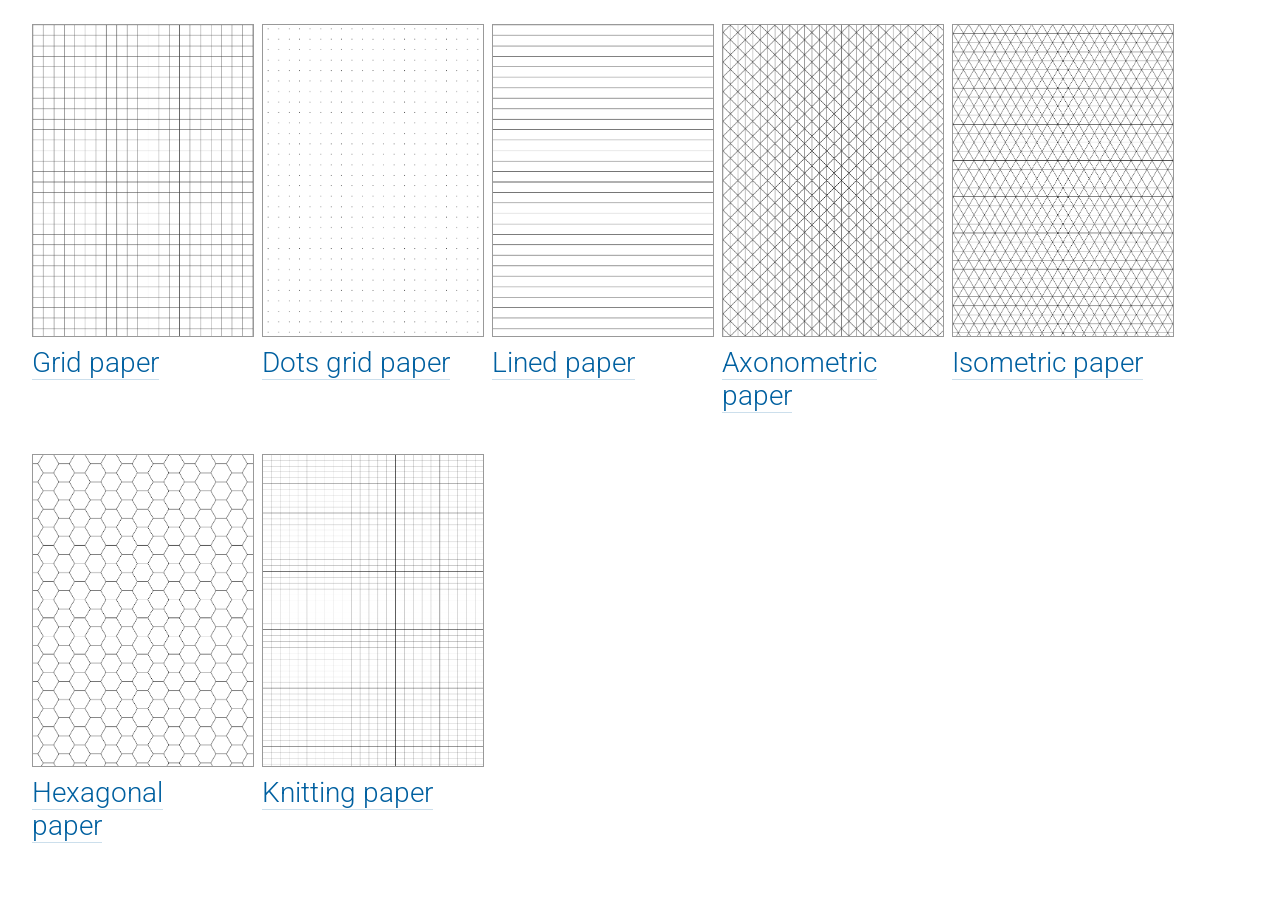
<file: index.html>
<!DOCTYPE html>
<html lang="En">
<head>
<meta charset="UTF-8">
<meta name="viewport" content="width=device-width, initial-scale=1.0">
<title>Useful PDF graph paper generator | graph4.me</title>
<link rel="stylesheet" type="text/css" href="/css/style.css">
<link href='https://fonts.googleapis.com/css?family=Roboto:300,400,500' rel='stylesheet' type='text/css'>
<meta name="description" content="Free online generator of blank printable graph paper A4 and Letter formats PDFs without labels and links: squared, dotted, lined, axonometric, isometric, hexagonal, millimeter, knitting.">
<meta name="msvalidate.01" content="FE4D413B3AB7DDF52B6E8BDF8EB95A81">
<meta name="p:domain_verify" content="b2574cb377a9726d5f98ace4961d4f7e">
<link rel="apple-touch-icon" sizes="57x57" href="favicon/grid/apple-touch-icon-57x57.png">
	<link rel="apple-touch-icon" sizes="60x60" href="favicon/grid/apple-touch-icon-60x60.png">
	<link rel="apple-touch-icon" sizes="72x72" href="favicon/grid/apple-touch-icon-72x72.png">
	<link rel="apple-touch-icon" sizes="76x76" href="favicon/grid/apple-touch-icon-76x76.png">
	<link rel="apple-touch-icon" sizes="114x114" href="favicon/grid/apple-touch-icon-114x114.png">
	<link rel="apple-touch-icon" sizes="120x120" href="favicon/grid/apple-touch-icon-120x120.png">
	<link rel="apple-touch-icon" sizes="144x144" href="favicon/grid/apple-touch-icon-144x144.png">
	<link rel="apple-touch-icon" sizes="152x152" href="favicon/grid/apple-touch-icon-152x152.png">
	<link rel="apple-touch-icon" sizes="180x180" href="favicon/grid/apple-touch-icon-180x180.png">
	<link rel="icon" type="image/png" href="favicon/grid/favicon-32x32.png" sizes="32x32">
	<link rel="icon" type="image/png" href="favicon/grid/favicon-194x194.png" sizes="194x194">
	<link rel="icon" type="image/png" href="favicon/grid/favicon-96x96.png" sizes="96x96">
	<link rel="icon" type="image/png" href="favicon/grid/android-chrome-192x192.png" sizes="192x192">
	<link rel="icon" type="image/png" href="favicon/grid/favicon-16x16.png" sizes="16x16">
	<link rel="manifest" href="favicon/grid/manifest.json">
	<link rel="mask-icon" href="favicon/grid/safari-pinned-tab.svg" color="#5bbad5">
	<meta name="apple-mobile-web-app-title" content="Graph paper generator">
	<meta name="application-name" content="Graph paper generator">
	<meta name="msapplication-TileColor" content="#da532c">
	<meta name="msapplication-TileImage" content="favicon/grid/mstile-144x144.png">
	<meta name="theme-color" content="#ffffff">

</head>
<body>
	<div class="container">
		<div class="section">
			<div class="row">
										<div class="icon-graph">
					<a href="grid">
						<img src="/images/icon/grid-icon.png" alt="Grid Graph Paper" class="graphicon">
					</a>
					<h2><a href="grid">Grid paper</a></h2>
				</div>
				<div class="icon-graph">
					<a href="dots">
						<img src="images/icon/dots-icon.png" alt="Dots grid Paper" class="graphicon">
					</a>
					<h2><a href="dots">Dots grid paper</a></h2>
				</div>
				<div class="icon-graph">
					<a href="lined.html">
						<img src="images/icon/lined-icon.png" alt="Lined Graph Paper" class="graphicon">
					</a>
					<h2><a href="lined.html">Lined paper</a></h2>
				</div>
				<div class="icon-graph">
					<a href="axonometric.html">
						<img src="images/icon/axonometric-icon.png" alt="Axonometric Graph Paper" class="graphicon">
					</a>
					<h2><a href="axonometric.html">Axonometric paper</a></h2>
				</div>
				<div class="icon-graph">
					<a href="isometric.html">
						<img src="images/icon/isometric-icon.png" alt="Isometric Graph Paper" class="graphicon">
					</a>
					<h2><a href="isometric.html">Isometric paper</a></h2>
				</div>
				<!--<div class="icon-graph">
					<a href="isometricdots.html">
						<img src="images/icon/dots-icon.png" alt="Dots grid Paper" class="graphicon">
					</a>
					<h2><a href="isometricdots.html">Isometric dotted paper</a></h2>
				</div>-->
				<div class="icon-graph">
					<a href="hexagonal.html">
						<img src="images/icon/hexagonal-icon.png" alt="Hexagonal Graph Paper" class="graphicon">
					</a>
					<h2><a href="hexagonal.html">Hexagonal paper</a></h2>
				</div>
				<div class="icon-graph">
					<a href="knitting.html">
						<img src="images/icon/knitting-icon.png" alt="Knitting graph paper" class="graphicon">
					</a>
					<h2><a href="knitting.html">Knitting paper</a></h2>
				</div>
			</div>
		</div>
	</div>
<script>
  (function(i,s,o,g,r,a,m){i['GoogleAnalyticsObject']=r;i[r]=i[r]||function(){
  (i[r].q=i[r].q||[]).push(arguments)},i[r].l=1*new Date();a=s.createElement(o),
  m=s.getElementsByTagName(o)[0];a.async=1;a.src=g;m.parentNode.insertBefore(a,m)
  })(window,document,'script','//www.google-analytics.com/analytics.js','ga');

  ga('create', 'UA-71348600-1', 'auto');
  ga('send', 'pageview');

</script>

</body>
</html>
</file>
<file: css/style.css>
/*! normalize.css v3.0.2 | MIT License | git.io/normalize */
/**
 * 1. Set default font family to sans-serif.
 * 2. Prevent iOS text size adjust after orientation change, without disabling
 *    user zoom.
 */
html {
  font-family: sans-serif;
  /* 1 */
  -ms-text-size-adjust: 100%;
  /* 2 */
  -webkit-text-size-adjust: 100%;
  /* 2 */ }

/**
 * Remove default margin.
 */
body {
  margin: 0; }

/* HTML5 display definitions
   ========================================================================== */
/**
 * Correct `block` display not defined for any HTML5 element in IE 8/9.
 * Correct `block` display not defined for `details` or `summary` in IE 10/11
 * and Firefox.
 * Correct `block` display not defined for `main` in IE 11.
 */
article,
aside,
details,
figcaption,
figure,
footer,
header,
hgroup,
main,
menu,
nav,
section,
summary {
  display: block; }

/**
 * 1. Correct `inline-block` display not defined in IE 8/9.
 * 2. Normalize vertical alignment of `progress` in Chrome, Firefox, and Opera.
 */
audio,
canvas,
progress,
video {
  display: inline-block;
  /* 1 */
  vertical-align: baseline;
  /* 2 */ }

/**
 * Prevent modern browsers from displaying `audio` without controls.
 * Remove excess height in iOS 5 devices.
 */
audio:not([controls]) {
  display: none;
  height: 0; }

/**
 * Address `[hidden]` styling not present in IE 8/9/10.
 * Hide the `template` element in IE 8/9/11, Safari, and Firefox < 22.
 */
[hidden],
template {
  display: none; }

/* Links
   ========================================================================== */
/**
 * Remove the gray background color from active links in IE 10.
 */
a {
  background-color: transparent; }

/**
 * Improve readability when focused and also mouse hovered in all browsers.
 */
a:active,
a:hover {
  outline: 0; }

/* Text-level semantics
   ========================================================================== */
/**
 * Address styling not present in IE 8/9/10/11, Safari, and Chrome.
 */
abbr[title] {
  border-bottom: 1px dotted; }

/**
 * Address style set to `bolder` in Firefox 4+, Safari, and Chrome.
 */
b,
strong {
  font-weight: bold; }

/**
 * Address styling not present in Safari and Chrome.
 */
dfn {
  font-style: italic; }

/**
 * Address variable `h1` font-size and margin within `section` and `article`
 * contexts in Firefox 4+, Safari, and Chrome.
 */
h1 {
  font-size: 2em;
  margin: 0.67em 0; }

/**
 * Address styling not present in IE 8/9.
 */
mark {
  background: #ff0;
  color: #000; }

/**
 * Address inconsistent and variable font size in all browsers.
 */
small {
  font-size: 80%; }

/**
 * Prevent `sub` and `sup` affecting `line-height` in all browsers.
 */
sub,
sup {
  font-size: 75%;
  line-height: 0;
  position: relative;
  vertical-align: baseline; }

sup {
  top: -0.5em; }

sub {
  bottom: -0.25em; }

/* Embedded content
   ========================================================================== */
/**
 * Remove border when inside `a` element in IE 8/9/10.
 */
img {
  border: 0; }

/**
 * Correct overflow not hidden in IE 9/10/11.
 */
svg:not(:root) {
  overflow: hidden; }

/* Grouping content
   ========================================================================== */
/**
 * Address margin not present in IE 8/9 and Safari.
 */
figure {
  margin: 1em 40px; }

/**
 * Address differences between Firefox and other browsers.
 */
hr {
  -moz-box-sizing: content-box;
  box-sizing: content-box;
  height: 0; }

/**
 * Contain overflow in all browsers.
 */
pre {
  overflow: auto; }

/**
 * Address odd `em`-unit font size rendering in all browsers.
 */
code,
kbd,
pre,
samp {
  font-family: monospace, monospace;
  font-size: 1em; }

/* Forms
   ========================================================================== */
/**
 * Known limitation: by default, Chrome and Safari on OS X allow very limited
 * styling of `select`, unless a `border` property is set.
 */
/**
 * 1. Correct color not being inherited.
 *    Known issue: affects color of disabled elements.
 * 2. Correct font properties not being inherited.
 * 3. Address margins set differently in Firefox 4+, Safari, and Chrome.
 */
button,
input,
optgroup,
select,
textarea {
  color: inherit;
  /* 1 */
  font: inherit;
  /* 2 */
  margin: 0;
  /* 3 */ }

/**
 * Address `overflow` set to `hidden` in IE 8/9/10/11.
 */
button {
  overflow: visible; }

/**
 * Address inconsistent `text-transform` inheritance for `button` and `select`.
 * All other form control elements do not inherit `text-transform` values.
 * Correct `button` style inheritance in Firefox, IE 8/9/10/11, and Opera.
 * Correct `select` style inheritance in Firefox.
 */
button,
select {
  text-transform: none; }

/**
 * 1. Avoid the WebKit bug in Android 4.0.* where (2) destroys native `audio`
 *    and `video` controls.
 * 2. Correct inability to style clickable `input` types in iOS.
 * 3. Improve usability and consistency of cursor style between image-type
 *    `input` and others.
 */
/* 1 */
html input[type="button"],
button,
input[type="reset"],
input[type="submit"] {
  -webkit-appearance: button;
  /* 2 */
  cursor: pointer;
  /* 3 */ }

/**
 * Re-set default cursor for disabled elements.
 */
button[disabled],
html input[disabled] {
  cursor: default; }

/**
 * Remove inner padding and border in Firefox 4+.
 */
button::-moz-focus-inner,
input::-moz-focus-inner {
  border: 0;
  padding: 0; }

/**
 * Address Firefox 4+ setting `line-height` on `input` using `!important` in
 * the UA stylesheet.
 */
input {
  line-height: normal; }

/**
 * It's recommended that you don't attempt to style these elements.
 * Firefox's implementation doesn't respect box-sizing, padding, or width.
 *
 * 1. Address box sizing set to `content-box` in IE 8/9/10.
 * 2. Remove excess padding in IE 8/9/10.
 */
input[type="checkbox"],
input[type="radio"] {
  box-sizing: border-box;
  /* 1 */
  padding: 0;
  /* 2 */ }

/**
 * Fix the cursor style for Chrome's increment/decrement buttons. For certain
 * `font-size` values of the `input`, it causes the cursor style of the
 * decrement button to change from `default` to `text`.
 */
input[type="number"]::-webkit-inner-spin-button,
input[type="number"]::-webkit-outer-spin-button {
  height: auto; }

/**
 * 1. Address `appearance` set to `searchfield` in Safari and Chrome.
 * 2. Address `box-sizing` set to `border-box` in Safari and Chrome
 *    (include `-moz` to future-proof).
 */
input[type="search"] {
  -webkit-appearance: textfield;
  /* 1 */
  -moz-box-sizing: content-box;
  -webkit-box-sizing: content-box;
  /* 2 */
  box-sizing: content-box; }

/**
 * Remove inner padding and search cancel button in Safari and Chrome on OS X.
 * Safari (but not Chrome) clips the cancel button when the search input has
 * padding (and `textfield` appearance).
 */
input[type="search"]::-webkit-search-cancel-button,
input[type="search"]::-webkit-search-decoration {
  -webkit-appearance: none; }

/**
 * Define consistent border, margin, and padding.
 */
fieldset {
  border: 1px solid #c0c0c0;
  margin: 0 2px;
  padding: 0.35em 0.625em 0.75em; }

/**
 * 1. Correct `color` not being inherited in IE 8/9/10/11.
 * 2. Remove padding so people aren't caught out if they zero out fieldsets.
 */
legend {
  border: 0;
  /* 1 */
  padding: 0;
  /* 2 */ }

/**
 * Remove default vertical scrollbar in IE 8/9/10/11.
 */
textarea {
  overflow: auto; }

/**
 * Don't inherit the `font-weight` (applied by a rule above).
 * NOTE: the default cannot safely be changed in Chrome and Safari on OS X.
 */
optgroup {
  font-weight: bold; }

/* Tables
   ========================================================================== */
/**
 * Remove most spacing between table cells.
 */
table {
  border-collapse: collapse;
  border-spacing: 0; }

td,
th {
  padding: 0; }

html, body {
  font-family: 'Roboto', sans-serif; }

body {
  width: 100%;
  height: 100%; }

.container {
  margin: 0;
  width: 100%; }

.content {
  min-height: calc(100vh - 60px);
  position: relative; }

.page-footer {
  width: 100%;
  height: 60px;
  background-color: #bdbdbd;
  color: #000;
  font-size: 12px;
  font-weight: 300; }

.section {
  padding-top: 24px;
  padding-left: 20px; }

.row {
  width: 100%;
  min-height: 100%;
  display: table; }
  .row:after {
    content: "";
    display: table;
    clear: both; }

.leftdiv {
  width: 38px;
  background: #ffffff;
  position: absolute;
  top: 38px;
  left: 0;
  bottom: 60px;
  border-right: #bdbdbd 1px solid;
  display: none; }

.topdiv {
  min-width: 100%;
  background: #ffffff;
  height: 38px;
  position: absolute;
  top: 0;
  left: 0;
  border-bottom: #bdbdbd 1px solid;
  display: none; }

.rightdiv {
  width: 38px;
  background: #ffffff;
  position: absolute;
  top: 38px;
  right: 0;
  bottom: 60px;
  border-left: #bdbdbd 1px solid;
  display: none; }

.vline20mm {
  height: 100%;
  width: 1px;
  border: none;
  border-left: 1px solid #000;
  left: 20mm;
  position: absolute;
  bottom: 60px;
  display: none; }

.vline1quarterinch {
  height: 100%;
  width: 1px;
  border: none;
  border-left: 1px solid #000;
  left: 1.25in;
  position: absolute;
  bottom: 60px;
  display: none; }

.icon-graph {
  width: 230px;
  height: 400px;
  float: left;
  box-sizing: border-box;
  padding: 0 0.75rem;
  display: inline;
  margin-bottom: 30px; }

.graphicon {
  border: solid 1pt #999;
  margin: 0;
  width: 220px; }

a {
  text-decoration: none; }

h1 {
  font-size: 32px;
  margin-top: 78px;
  font-weight: 300;
  margin-bottom: 0;
  margin-left: -3px; }

h2 a:link {
  color: #0060a0;
  border-bottom: 1px solid;
  border-bottom-color: rgba(0, 96, 160, 0.2); }

h2 a:hover {
  color: #d04000;
  border-bottom-color: rgba(255, 218, 202, 0.5); }

h2 {
  font-size: 28px;
  margin-top: 5px;
  font-weight: 300; }

h5 {
  font-size: 14px;
  font-weight: 300;
  margin-bottom: 5px;
  color: #686868; }

blockquote {
  margin: 10px 0;
  padding-left: 10px;
  border-left: 2px solid #ee6e73; }

.flow-text {
  font-weight: 300; }

.flow-text a {
  text-decoration: underline; }

.graphgenerator {
  margin-left: 50%;
  max-width: 45%;
  min-width: 30%; }

.h-first {
  margin-top: 14px; }

.h-second {
  margin-top: 17px; }

.h-third {
  margin-top: 21px; }

.h-fourth {
  margin-top: 20px; }

.download {
  margin-top: 34px;
  font-size: 20px;
  font-weight: 300; }

.btn {
  border: #bdbdbd solid 1px;
  border-radius: 2px;
  display: inline-block;
  width: 100px;
  height: 31px;
  line-height: 32px;
  margin-bottom: 3px;
  outline: 0;
  padding: 0;
  vertical-align: middle;
  -webkit-tap-highlight-color: transparent; }

.btn.disabled, .btn:disabled {
  background-color: #ccc;
  box-shadow: none;
  color: #fff;
  cursor: default; }
  .btn.disabled *, .btn:disabled * {
    pointer-events: none; }
  .btn.disabled:hover, .btn:disabled:hover {
    background-color: #ccc;
    color: #fff; }

.btn i {
  font-size: 14px;
  line-height: inherit; }

.btn {
  text-decoration: none;
  font-size: 14px;
  color: #000;
  background-color: #fff;
  text-align: center;
  letter-spacing: .5px;
  transition: .2s ease-out;
  cursor: pointer; }
  .btn:hover {
    background-color: #d9d9d9; }

.btn-block {
  display: block; }

.btn-floating {
  display: inline-block;
  color: #fff;
  position: relative;
  overflow: hidden;
  z-index: 1;
  width: 40px;
  height: 40px;
  line-height: 40px;
  padding: 0;
  background-color: #D3D3D3;
  border-radius: 50%;
  text-align: center;
  transition: .3s;
  cursor: pointer;
  vertical-align: middle; }
  .btn-floating:hover {
    background-color: #666; }
  .btn-floating:before {
    border-radius: 0; }

.bordergreen {
  border: #66bb6a solid 1px; }

.borderblue {
  border: #42a5f5 solid 1px; }

.bordergray {
  border: #bdbdbd solid 1px; }

.borderblack {
  border: #000 solid 1px; }

.borderorange {
  border: #FF8800 solid 1px; }

.borderinvert {
  border: #bdbdbd solid 1px;
  background: #e0e0e0;
  color: White;
  letter-spacing: 2px;
  font-weight: 300; }

.bordersolid {
  border: #bdbdbd solid 1px; }

.borderdashed {
  border: #bdbdbd dashed 1px; }

.borderdotted {
  border: #bdbdbd dotted 1px; }

.active {
  background: #ccc; }

.hone {
  white-space: nowrap; }

.hone h1 {
  display: inline-block; }

.menu {
  display: inline-block;
  vertical-align: middle; }

/*
 *  Remodal - v1.0.6
 *  Responsive, lightweight, fast, synchronized with CSS animations, fully customizable modal window plugin with declarative configuration and hash tracking.
 *  http://vodkabears.github.io/remodal/
 *
 *  Made by Ilya Makarov
 *  Under MIT License
 */
/* ==========================================================================
   Remodal's necessary styles
   ========================================================================== */
/* Hide scroll bar */
html.remodal-is-locked {
  overflow: hidden;
  -ms-touch-action: none;
  touch-action: none; }

/* Anti FOUC */
.remodal,
[data-remodal-id] {
  display: none; }

/* Necessary styles of the overlay */
.remodal-overlay {
  position: fixed;
  z-index: 9999;
  top: -5000px;
  right: -5000px;
  bottom: -5000px;
  left: -5000px;
  display: none; }

/* Necessary styles of the wrapper */
.remodal-wrapper {
  position: fixed;
  z-index: 10000;
  top: 0;
  right: 0;
  bottom: 0;
  left: 0;
  display: none;
  overflow: auto;
  text-align: center;
  -webkit-overflow-scrolling: touch; }

.remodal-wrapper:after {
  display: inline-block;
  height: 100%;
  margin-left: -0.05em;
  content: ""; }

/* Fix iPad, iPhone glitches */
.remodal-overlay,
.remodal-wrapper {
  -webkit-backface-visibility: hidden;
  backface-visibility: hidden; }

/* Necessary styles of the modal dialog */
.remodal {
  position: relative;
  outline: none;
  -webkit-text-size-adjust: 100%;
  -moz-text-size-adjust: 100%;
  -ms-text-size-adjust: 100%;
  text-size-adjust: 100%; }

.remodal-is-initialized {
  /* Disable Anti-FOUC */
  display: inline-block; }

/*
 *  Remodal - v1.0.6
 *  Responsive, lightweight, fast, synchronized with CSS animations, fully customizable modal window plugin with declarative configuration and hash tracking.
 *  http://vodkabears.github.io/remodal/
 *
 *  Made by Ilya Makarov
 *  Under MIT License
 */
/* ==========================================================================
   Remodal's default mobile first theme
   ========================================================================== */
/* Default theme styles for the background */
.remodal-bg.remodal-is-opening,
.remodal-bg.remodal-is-opened {
  -webkit-filter: blur(3px);
  filter: blur(3px); }

/* Default theme styles of the overlay */
.remodal-overlay {
  background: rgba(43, 46, 56, 0.9); }

.remodal-overlay.remodal-is-opening,
.remodal-overlay.remodal-is-closing {
  -webkit-animation-duration: 0.3s;
  animation-duration: 0.3s;
  -webkit-animation-fill-mode: forwards;
  animation-fill-mode: forwards; }

.remodal-overlay.remodal-is-opening {
  -webkit-animation-name: remodal-overlay-opening-keyframes;
  animation-name: remodal-overlay-opening-keyframes; }

.remodal-overlay.remodal-is-closing {
  -webkit-animation-name: remodal-overlay-closing-keyframes;
  animation-name: remodal-overlay-closing-keyframes; }

/* Default theme styles of the wrapper */
.remodal-wrapper {
  padding: 10px 10px 0; }

/* Default theme styles of the modal dialog */
.remodal {
  -webkit-box-sizing: border-box;
  box-sizing: border-box;
  width: 100%;
  margin-bottom: 10px;
  padding: 35px;
  -webkit-transform: translate3d(0, 0, 0);
  transform: translate3d(0, 0, 0);
  color: #2b2e38;
  background: #fff; }

.remodal.remodal-is-opening,
.remodal.remodal-is-closing {
  -webkit-animation-duration: 0.3s;
  animation-duration: 0.3s;
  -webkit-animation-fill-mode: forwards;
  animation-fill-mode: forwards; }

.remodal.remodal-is-opening {
  -webkit-animation-name: remodal-opening-keyframes;
  animation-name: remodal-opening-keyframes; }

.remodal.remodal-is-closing {
  -webkit-animation-name: remodal-closing-keyframes;
  animation-name: remodal-closing-keyframes; }

/* Vertical align of the modal dialog */
.remodal,
.remodal-wrapper:after {
  vertical-align: middle; }

/* Close button */
.remodal-close {
  position: absolute;
  top: 0;
  right: 0;
  display: block;
  overflow: visible;
  width: 35px;
  height: 35px;
  margin: 0;
  padding: 0;
  cursor: pointer;
  -webkit-transition: color 0.2s;
  transition: color 0.2s;
  text-decoration: none;
  color: #95979c;
  border: 0;
  outline: 0;
  background: transparent; }

.remodal-close:hover,
.remodal-close:focus {
  color: #2b2e38; }

.remodal-close:before {
  font-family: Arial, "Helvetica CY", "Nimbus Sans L", sans-serif !important;
  font-size: 25px;
  line-height: 35px;
  position: absolute;
  top: 0;
  left: 0;
  display: block;
  width: 35px;
  content: "\00d7";
  text-align: center; }

/* Dialog buttons */
.remodal-confirm,
.remodal-cancel {
  font: inherit;
  display: inline-block;
  overflow: visible;
  min-width: 110px;
  margin: 0;
  padding: 12px 0;
  cursor: pointer;
  -webkit-transition: background 0.2s;
  transition: background 0.2s;
  text-align: center;
  vertical-align: middle;
  text-decoration: none;
  border: 0;
  outline: 0; }

.remodal-confirm {
  color: #fff;
  background: #81c784; }

.remodal-confirm:hover,
.remodal-confirm:focus {
  background: #66bb6a; }

.remodal-cancel {
  color: #fff;
  background: #e57373; }

.remodal-cancel:hover,
.remodal-cancel:focus {
  background: #ef5350; }

/* Remove inner padding and border in Firefox 4+ for the button tag. */
.remodal-confirm::-moz-focus-inner,
.remodal-cancel::-moz-focus-inner,
.remodal-close::-moz-focus-inner {
  padding: 0;
  border: 0; }

/* Keyframes
   ========================================================================== */
@-webkit-keyframes remodal-opening-keyframes {
  from {
    -webkit-transform: scale(1.05);
    transform: scale(1.05);
    opacity: 0; }
  to {
    -webkit-transform: none;
    transform: none;
    opacity: 1; } }

@keyframes remodal-opening-keyframes {
  from {
    -webkit-transform: scale(1.05);
    transform: scale(1.05);
    opacity: 0; }
  to {
    -webkit-transform: none;
    transform: none;
    opacity: 1; } }

@-webkit-keyframes remodal-closing-keyframes {
  from {
    -webkit-transform: scale(1);
    transform: scale(1);
    opacity: 1; }
  to {
    -webkit-transform: scale(0.95);
    transform: scale(0.95);
    opacity: 0; } }

@keyframes remodal-closing-keyframes {
  from {
    -webkit-transform: scale(1);
    transform: scale(1);
    opacity: 1; }
  to {
    -webkit-transform: scale(0.95);
    transform: scale(0.95);
    opacity: 0; } }

@-webkit-keyframes remodal-overlay-opening-keyframes {
  from {
    opacity: 0; }
  to {
    opacity: 1; } }

@keyframes remodal-overlay-opening-keyframes {
  from {
    opacity: 0; }
  to {
    opacity: 1; } }

@-webkit-keyframes remodal-overlay-closing-keyframes {
  from {
    opacity: 1; }
  to {
    opacity: 0; } }

@keyframes remodal-overlay-closing-keyframes {
  from {
    opacity: 1; }
  to {
    opacity: 0; } }

/* Media queries
   ========================================================================== */
@media only screen and (min-width: 641px) {
  .remodal {
    max-width: 800px; } }

/* IE8
   ========================================================================== */
.lt-ie9 .remodal-overlay {
  background: #2b2e38; }

.lt-ie9 .remodal {
  width: 700px; }

@media screen and (max-width: 1000px) {
  .graphgenerator {
    margin-left: 25%;
    width: 80%; } }

@media screen and (max-width: 600px) {
  .graphgenerator {
    margin-left: 50px;
    width: 80%; } }

@media screen and (max-width: 450px) {
  .graphgenerator {
    margin-left: 35px;
    width: 85%;
    max-width: 85%;
    min-width: 30%; }
  .leftdiv {
    width: 18px;
    background: #ffffff;
    min-height: calc(100vh - 98px);
    position: absolute;
    top: 18px;
    left: 0;
    bottom: 60px;
    border-right: #bdbdbd 1px solid; }
  .topdiv {
    min-width: 100%;
    background: #ffffff;
    height: 18px;
    position: absolute;
    top: 0;
    left: 0;
    border-bottom: #bdbdbd 1px solid; }
  .rightdiv {
    width: 18px;
    background: #ffffff;
    min-height: calc(100vh - 98px);
    position: absolute;
    top: 18px;
    right: 0;
    bottom: 60px;
    border-left: #bdbdbd 1px solid; }
  h1 {
    font-size: 28px;
    margin-top: 35px;
    font-weight: 300;
    margin-bottom: 0;
    margin-left: -3px; } }
</file>
